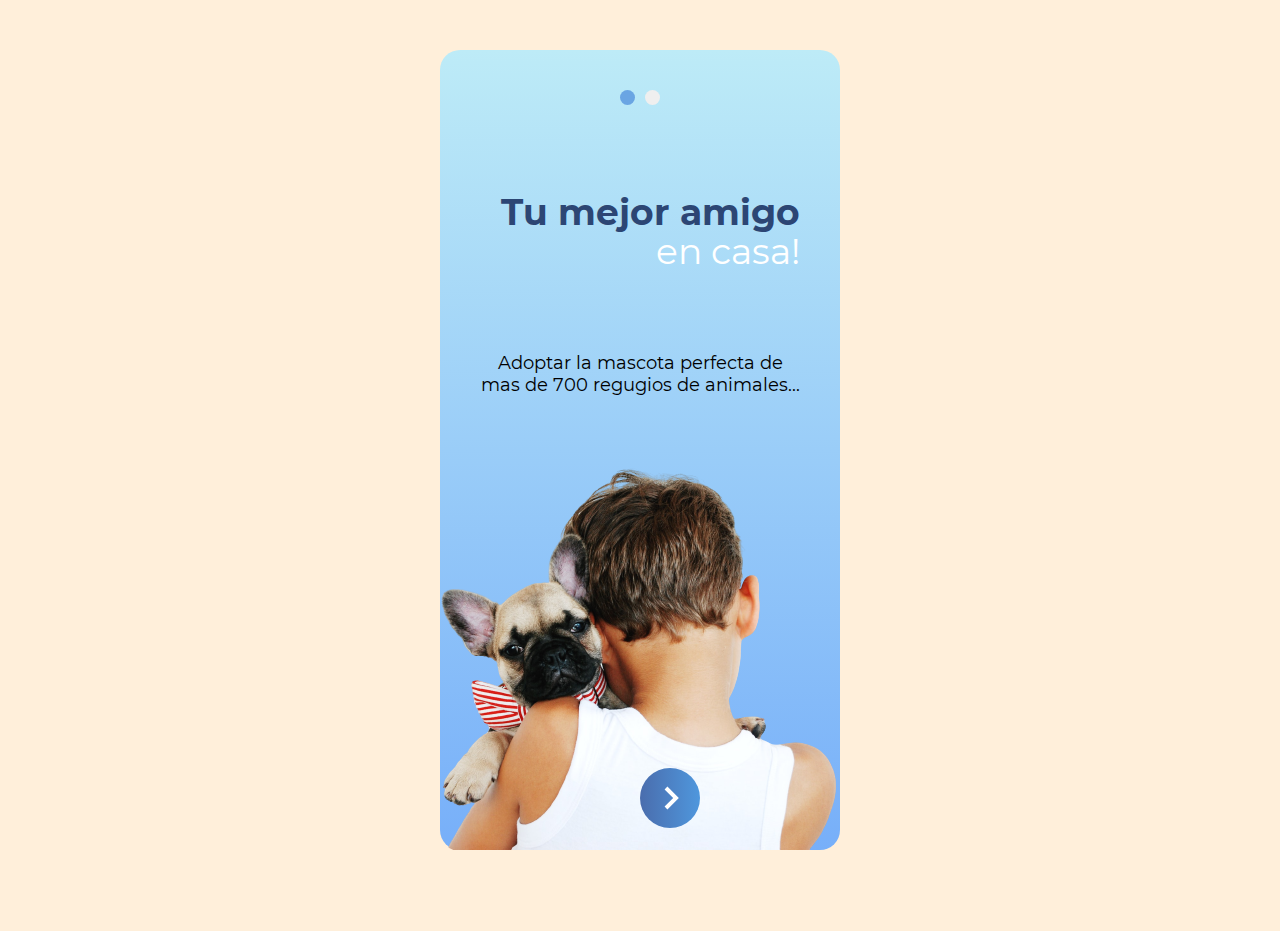
<file: index.html>
<!DOCTYPE html>
<html lang="en">
<head>
    <link rel="stylesheet" href="style.css">
    <link rel="stylesheet" href="assets/style/image.css">
    <meta charset="UTF-8">
    <meta http-equiv="X-UA-Compatible" content="IE=edge">
    <meta name="viewport" content="width=device-width, initial-scale=1.0">
    <title>My Pet</title>
    <style>
        .layout{
            background: linear-gradient(to top, #77Aff9,#BDEBF7);
        }
    </style>
    <script src="js/scripts.js"></script>
</head>
<body>
    <main>
        <section class="container">
            <div class="layout">
                <nav class="align-center">
                    <button class="slider" id="a1" onclick="slideA1()"></button>
                    <button class="slider" id="a2" onclick="slideA2()"></button>
                </nav>
                <p id="big-title1">Tu mejor amigo</p>
                <p id="big-title2">en casa!</p>
                <p id="p1">Adoptar la mascota perfecta de mas de 700 regugios de animales...</p>
                <div class="slide ">
                    <div id="sl-1">
                        
                        <!-- <img src="assets/images/slide1.png" alt="Slide 1" class="slide-up" id="sl-1"> -->
                    </div>
                    <div id="sl-2">
                        
                    </div>
                    
                </div>
                <nav>
                    <a href="pets.html">
                        <button id="go-it"><img src="assets/images/chevron-right.svg" alt="chevron" id="chevron"></button>
                    </a>
                </nav>
            </div>
        </section>
        <!-- <div id="trr"></div> -->
    </main>
</body>
</html>
</file>
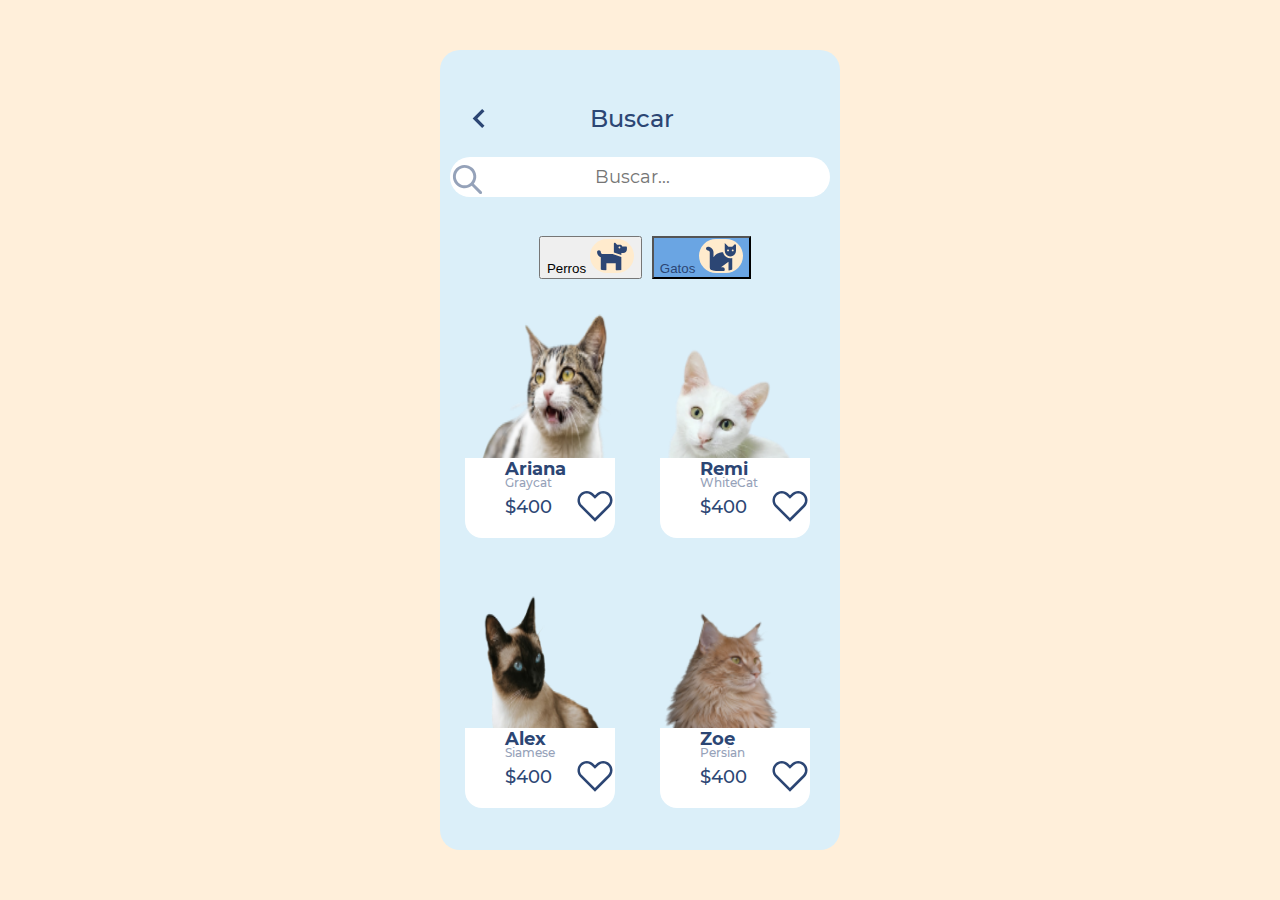
<file: gatos.html>
<!DOCTYPE html>
<html lang="en">
<head>
    <link rel="stylesheet" href="assets/style/image.css">
    <link rel="stylesheet" href="style.css">
    <meta charset="UTF-8">
    <meta http-equiv="X-UA-Compatible" content="IE=edge">
    <meta name="viewport" content="width=device-width, initial-scale=1.0">
    <title>| Pets</title>
    <style>
        .layout{
            background-color: #DBEFF9;
        }
        #cat-bt{
            background-color: #6AA5e3;
            
        }
    </style>
    <!-- <script src="js/scripts.js"></script> -->
</head>
<body>
    <main>
        <section class="container">
            <div class="layout">
                <div class="header">
                    <a href="index.html">
                        <img src="assets/images/chevron-left.svg" id="chevron-left">
                    </a>
                    <p id="title" class="align-center">Buscar</p>
                </div>
                <div class="search">
                    <input type="search" placeholder="Buscar...">
                    <img src="assets/images/search.svg" id="lupa">
                </div>
                <nav class="align-center">
                    <!--? Necesito optimizar para funcionar sin JS, only css -->
                    <a href="perros.html">
                        <button class="nav-pets">Perros
                            <img src="assets/images/fa-solid_dog.svg" id="fat-solid" >
                        </button>
                    </a>
                    <a href="#">
                        <button class="nav-pets" id="cat-bt">Gatos
                            <img src="assets/images/fa-solid_cat.svg" alt="" id="fat-solid">
                        </button>
                    </a>
                </nav>
                <section id="dog">
                    <div class="wrapper">
                        <a href="showcat.html">
                            <div class="contain-pet">
                                <div class="img-pet">
                                    <img src="assets/images/ariana.png" id="ariana">
                                </div>
                                <div class="pet-data">
                                    <p id="name-pet">Ariana</p>
                                    <p id="raza-pet">Graycat</p>
                                    <p id="precio-pet">$400</p>
                                    <p><img src="assets/images/sm-heart.svg" id="liker"></p>
                                </div>
                            </div>
                        </a>
                        <a href="showcat.html">
                            <div class="contain-pet">
                                <div class="img-pet">
                                    <img src="assets/images/remi.png" id="remi">
                                </div>
                                <div class="pet-data">
                                    <p id="name-pet">Remi</p>
                                    <p id="raza-pet">WhiteCat</p>
                                    <p id="precio-pet">$400</p>
                                    <p><img src="assets/images/sm-heart.svg" id="liker"></p>
                                </div>
                            </div>
                        </a> 
                        <a href="showcat.html">
                            <div class="contain-pet">
                                <div class="img-pet">
                                    <img src="assets/images/alex.png" id="alex">
                                </div>
                                <div class="pet-data">
                                    <p id="name-pet">Alex</p>
                                    <p id="raza-pet">Siamese</p>
                                    <p id="precio-pet">$400</p>
                                    <p><img src="assets/images/sm-heart.svg" id="liker"></p>
                                </div>
                            </div>
                        </a>
                        <a href="showcat.html">
                            <div class="contain-pet">
                                <div class="img-pet">
                                    <img src="assets/images/zoe.png" id="zoe">
                                </div>
                                <div class="pet-data">
                                    <p id="name-pet">Zoe</p>
                                    <p id="raza-pet">Persian</p>
                                    <p id="precio-pet">$400</p>
                                    <p><img src="assets/images/sm-heart.svg" id="liker"></p>
                                </div>
                            </div>
                        </a> 
                    </div>
                </section>
            </div> 
        </section>
    </main>
</body>
</html>
</file>
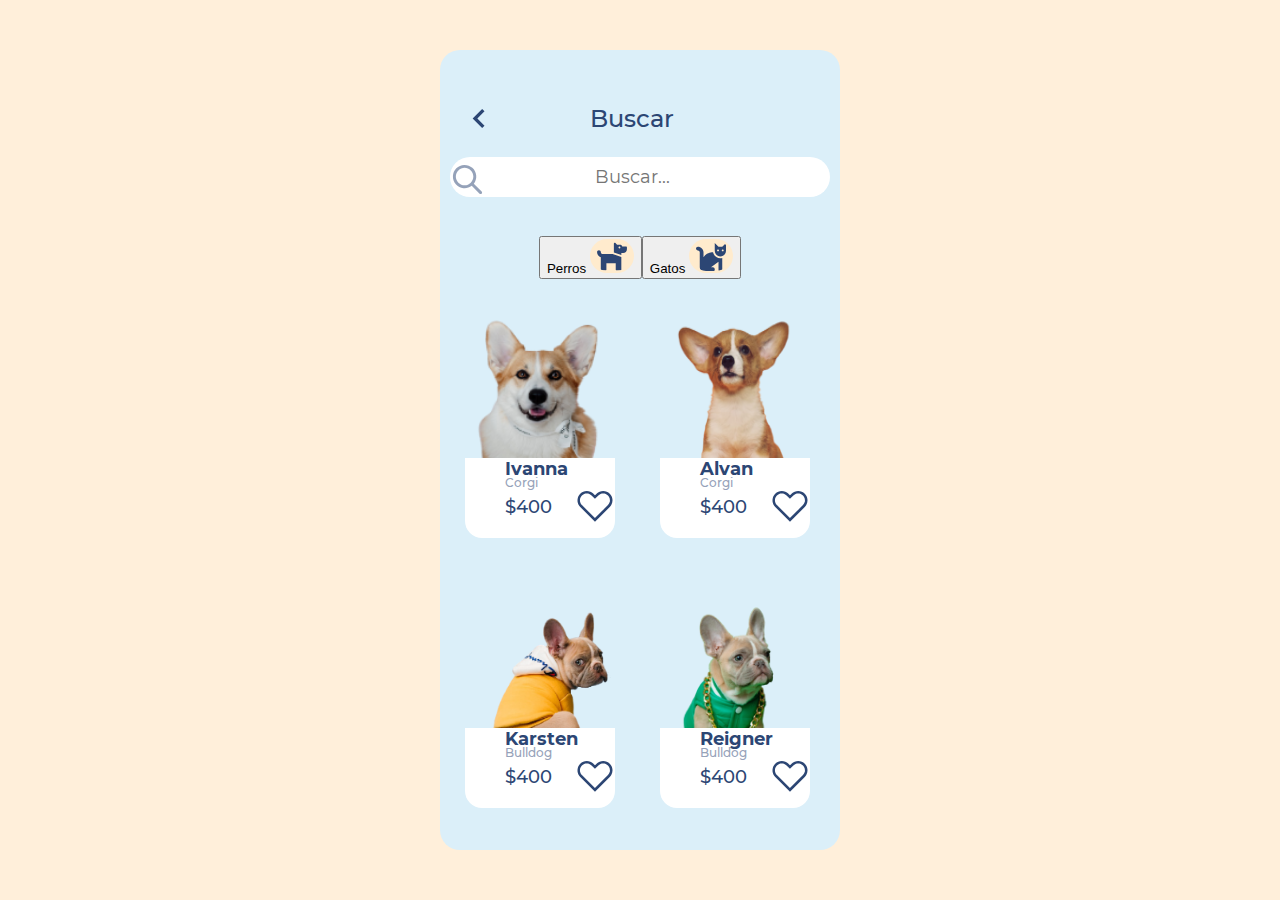
<file: perros.html>
<!DOCTYPE html>
<html lang="en">
<head>
    <link rel="stylesheet" href="assets/style/image.css">
    <link rel="stylesheet" href="style.css">
    <meta charset="UTF-8">
    <meta http-equiv="X-UA-Compatible" content="IE=edge">
    <meta name="viewport" content="width=device-width, initial-scale=1.0">
    <title>| Pets</title>
    <style>
        .layout{
            background-color: #DBEFF9;
        }
    </style>
    <!-- <script src="js/scripts.js"></script> -->
</head>
<body>
    <main>
        <section class="container">
            <div class="layout">
                <div class="header">
                    <a href="index.html">
                        <img src="assets/images/chevron-left.svg" id="chevron-left">
                    </a>
                    <p id="title" class="align-center">Buscar</p>
                </div>
                <div class="search">
                    <input type="search" placeholder="Buscar...">
                    <img src="assets/images/search.svg" id="lupa">
                </div>
                <nav class="align-center">
                    <!--? Necesito optimizar para funcionar sin JS, only css -->
                    <a href="#dog">
                        <button class="nav-pets" id="dog-bt">Perros
                            <img src="assets/images/fa-solid_dog.svg" id="fat-solid" >
                        </button>
                    </a>
                    <a href="gatos.html">
                        <button class="nav-pets">Gatos
                            <img src="assets/images/fa-solid_cat.svg" alt="" id="fat-solid">
                        </button>
                    </a>
                </nav>
                <section id="dog">
                    <div class="wrapper">
                        <a href="showdog.html">
                            <div class="contain-pet">
                                <div class="img-pet">
                                    <img src="assets/images/ivana.png" id="ivana">
                                </div>
                                <div class="pet-data">
                                    <p id="name-pet">Ivanna</p>
                                    <p id="raza-pet">Corgi</p>
                                    <p id="precio-pet">$400</p>
                                    <p><img src="assets/images/sm-heart.svg" id="liker"></p>
                                </div>
                            </div>
                        </a>
                        <a href="showdog.html">
                            <div class="contain-pet">
                                <div class="img-pet">
                                    <img src="assets/images/alvan.png" id="alvan">
                                </div>
                                <div class="pet-data">
                                    <p id="name-pet">Alvan</p>
                                    <p id="raza-pet">Corgi</p>
                                    <p id="precio-pet">$400</p>
                                    <p><img src="assets/images/sm-heart.svg" id="liker"></p>
                                </div>
                            </div>
                        </a>
                        <a href="showdog.html">
                            <div class="contain-pet">
                                <div class="img-pet">
                                    <img src="assets/images/karsten-big.png" id="karsten">
                                </div>
                                <div class="pet-data">
                                    <p id="name-pet">Karsten</p>
                                    <p id="raza-pet">Bulldog</p>
                                    <p id="precio-pet">$400</p>
                                    <p><img src="assets/images/sm-heart.svg" id="liker"></p>
                                </div>
                            </div>
                        </a>
                        <a href="showdog.html">
                            <div class="contain-pet">
                                <div class="img-pet">
                                    <img src="assets/images/reigner.png" id="reigner">
                                </div>
                                <div class="pet-data">
                                    <p id="name-pet">Reigner</p>
                                    <p id="raza-pet">Bulldog</p>
                                    <p id="precio-pet">$400</p>
                                    <p><img src="assets/images/sm-heart.svg" id="liker"></p>
                                </div>
                            </div>
                        </a>
                    </div>
                </section>
            </div> 
        </section>
    </main>
</body>
</html>
</file>
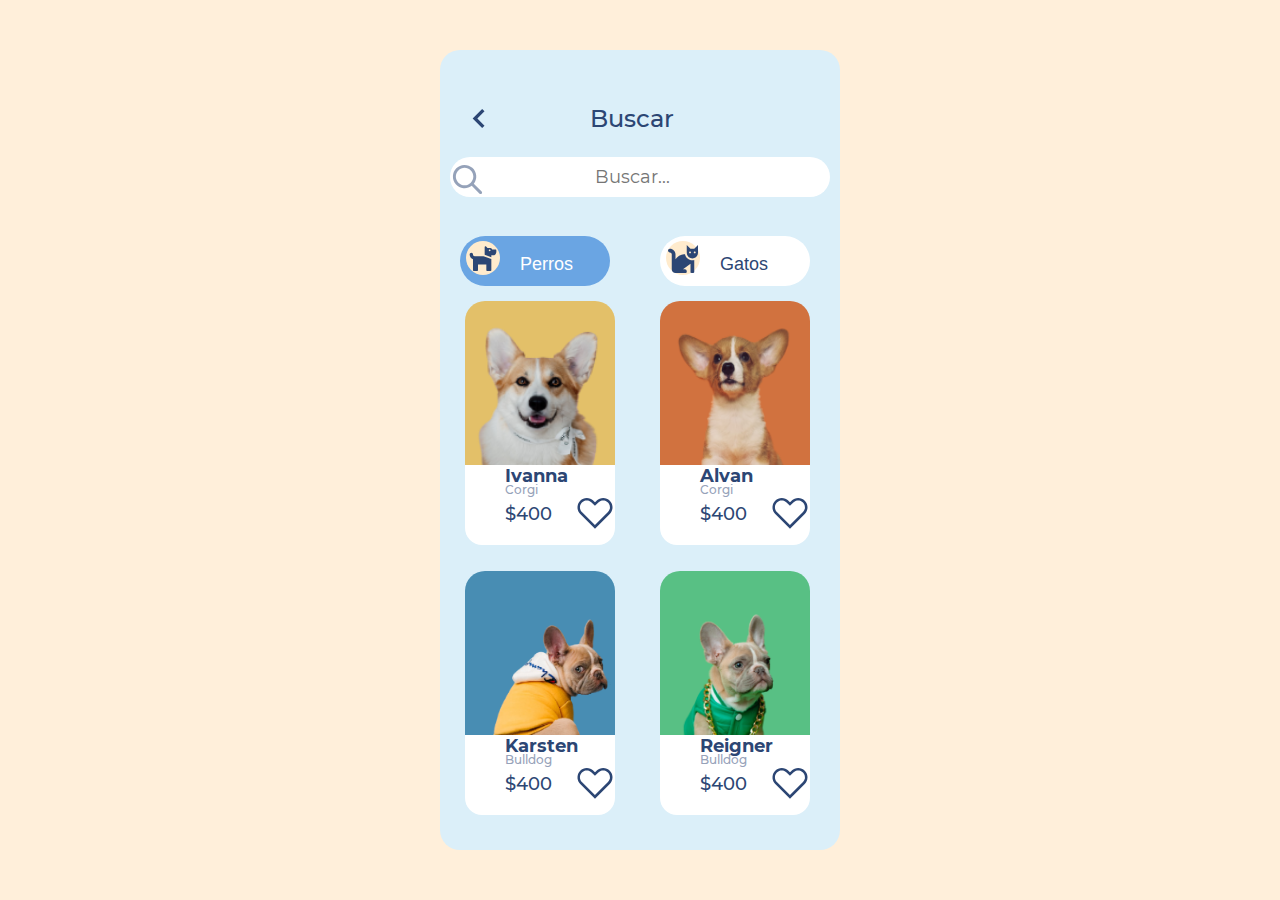
<file: pets.html>
<!DOCTYPE html>
<html lang="en">
<head>
    <link rel="stylesheet" href="assets/style/image.css">
    <link rel="stylesheet" href="style.css">
    <meta charset="UTF-8">
    <meta http-equiv="X-UA-Compatible" content="IE=edge">
    <meta name="viewport" content="width=device-width, initial-scale=1.0">
    <title>| Pets</title>
    <style>
        .layout{
            background-color: #DBEFF9;
        }
    </style>
    <script src="js/scripts.js"></script>
</head>
<body>
    <main>
        <section class="container">
            <div class="layout">
                <div class="header">
                    <a href="index.html">
                        <img src="assets/images/chevron-left.svg" id="chevron-left">
                    </a>
                    
                    <p id="title" class="align-center">Buscar</p>
                </div>
                
                <div class="search">
                    <input type="search" placeholder="Buscar...">
                    <img src="assets/images/search.svg" id="lupa">
                </div>
                <!--? Codigo que necesita optimizacion!!! -->
                <nav class="center-button-dc">
                    <a href="#dog" class="none-line">
                        <button class="nav-bt" onclick="showDog()" id="dog-bt">
                            <div id="fat-solid">
                                <img src="assets/images/fa-solid_dog.svg" alt="" id="svg-pt" >
                            </div>
                            <p id="type-pet">Perros</p>
                        </button>
                    </a>
                    <a href="#cat" class="none-line">
                        <button class="nav-bt" onclick="showCat('#ffffff')" id="cat-bt">
                            <div id="fat-solid">
                                <img src="assets/images/fa-solid_cat.svg" alt="" id="svg-pt" >
                            </div>
                            <p id="type-pet">Gatos</p>
                        </button>
                    </a>
                </nav>
                <!-- !Fin de codigo por optimizar -->
                <section id="dog">
                    <div class="wrapper">
                        <a href="showdog.html">
                            <div class="contain-pet" id="box-yellow">
                                <div class="img-pet">
                                    <img src="assets/images/ivana.png" id="ivana">
                                </div>
                                <div class="pet-data">
                                    <p id="name-pet">Ivanna</p>
                                    <p id="raza-pet">Corgi</p>
                                    <p id="precio-pet">$400</p>
                                    <p><img src="assets/images/sm-heart.svg" id="liker"></p>
                                </div>
                            </div>
                        </a>
                        <a href="showdog.html">
                            <div class="contain-pet" id="box-orange">
                                <div class="img-pet">
                                    <img src="assets/images/alvan.png" id="alvan">
                                </div>
                                <div class="pet-data">
                                    <p id="name-pet">Alvan</p>
                                    <p id="raza-pet">Corgi</p>
                                    <p id="precio-pet">$400</p>
                                    <p><img src="assets/images/sm-heart.svg" id="liker"></p>
                                </div>
                            </div>
                        </a>
                        <a href="showdog.html">
                            <div class="contain-pet" id="box-blue">
                                <div class="img-pet">
                                    <img src="assets/images/karsten-big.png" id="karsten">
                                </div>
                                <div class="pet-data">
                                    <p id="name-pet">Karsten</p>
                                    <p id="raza-pet">Bulldog</p>
                                    <p id="precio-pet">$400</p>
                                    <p><img src="assets/images/sm-heart.svg" id="liker"></p>
                                </div>
                            </div>
                        </a>
                        <a href="showdog.html">
                            <div class="contain-pet" id="box-green">
                                <div class="img-pet">
                                    <img src="assets/images/reigner.png" id="reigner">
                                </div>
                                <div class="pet-data">
                                    <p id="name-pet">Reigner</p>
                                    <p id="raza-pet">Bulldog</p>
                                    <p id="precio-pet">$400</p>
                                    <p><img src="assets/images/sm-heart.svg" id="liker"></p>
                                </div>
                            </div>
                        </a>
                    </div>
                </section>
                <section id="cat">
                    <div class="wrapper">
                        <a href="showcat.html">
                            <div class="contain-pet" id="box-green">
                                <div class="img-pet">
                                    <img src="assets/images/ariana.png" id="ariana">
                                </div>
                                <div class="pet-data">
                                    <p id="name-pet">Ariana</p>
                                    <p id="raza-pet">Graycat</p>
                                    <p id="precio-pet">$400</p>
                                    <p><img src="assets/images/sm-heart.svg" id="liker"></p>
                                </div>
                            </div>
                        </a>
                        <a href="showcat.html">
                            <div class="contain-pet" id="box-blue">
                                <div class="img-pet">
                                    <img src="assets/images/remi.png" id="remi">
                                </div>
                                <div class="pet-data">
                                    <p id="name-pet">Remi</p>
                                    <p id="raza-pet">WhiteCat</p>
                                    <p id="precio-pet">$400</p>
                                    <p><img src="assets/images/sm-heart.svg" id="liker"></p>
                                </div>
                            </div>
                        </a> 
                        <a href="showcat.html">
                            <div class="contain-pet" id="box-orange">
                                <div class="img-pet">
                                    <img src="assets/images/alex.png" id="alex">
                                </div>
                                <div class="pet-data">
                                    <p id="name-pet">Alex</p>
                                    <p id="raza-pet">Siamese</p>
                                    <p id="precio-pet">$400</p>
                                    <p><img src="assets/images/sm-heart.svg" id="liker"></p>
                                </div>
                            </div>
                        </a>
                        <a href="showcat.html">
                            <div class="contain-pet" id="box-yellow">
                                <div class="img-pet">
                                    <img src="assets/images/zoe.png" id="zoe">
                                </div>
                                <div class="pet-data">
                                    <p id="name-pet">Zoe</p>
                                    <p id="raza-pet">Persian</p>
                                    <p id="precio-pet">$400</p>
                                    <p><img src="assets/images/sm-heart.svg" id="liker"></p>
                                </div>
                            </div>
                        </a> 
                    </div>
                </section>
            </div> 
        </section>
    </main>
</body>
</html>
</file>
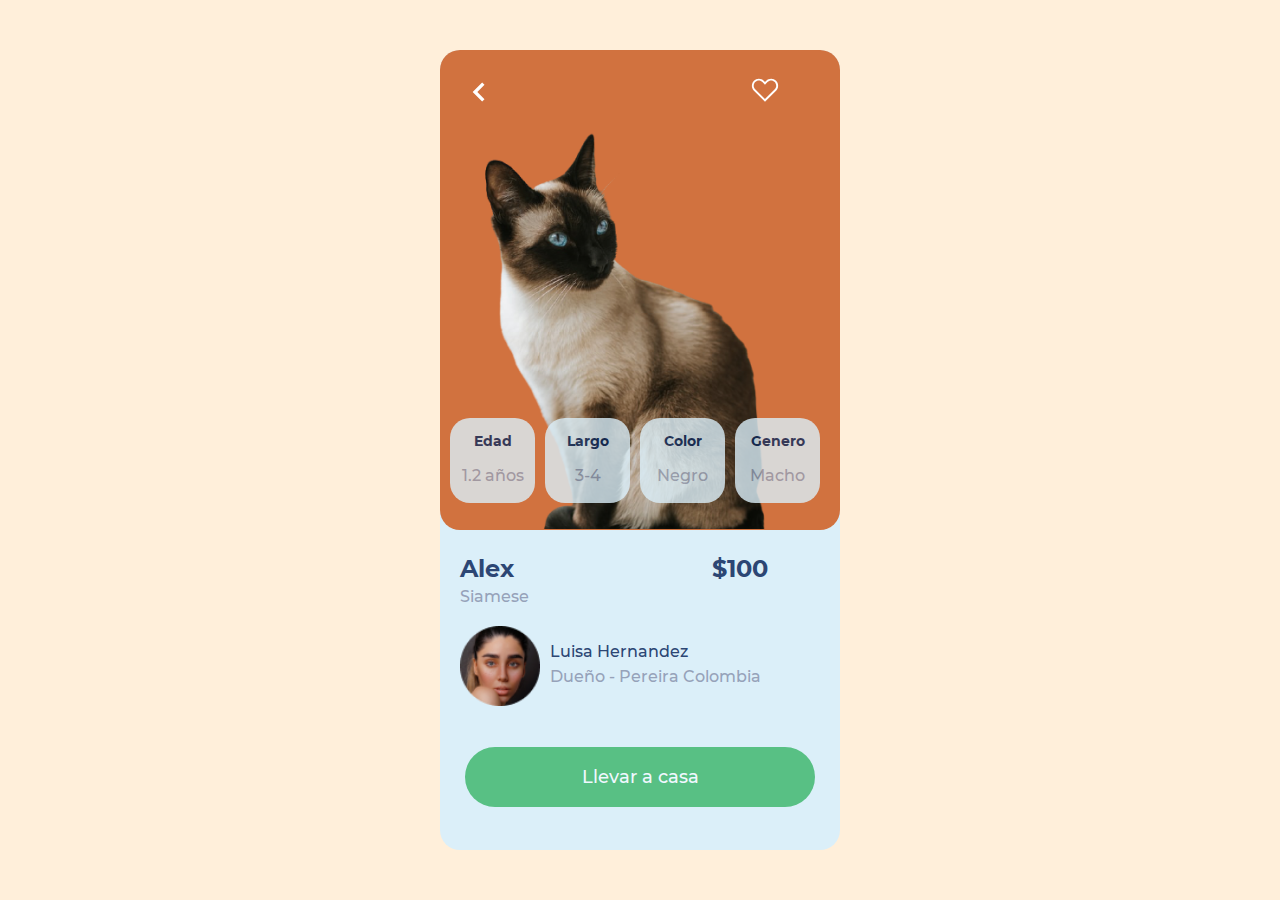
<file: showcat.html>
<!DOCTYPE html>
<html lang="en">
<head>
    <link rel="stylesheet" href="style.css">
    <link rel="stylesheet" href="assets/style/show-pets.css">
    <meta charset="UTF-8">
    <meta http-equiv="X-UA-Compatible" content="IE=edge">
    <meta name="viewport" content="width=device-width, initial-scale=1.0">
    <title>Dog</title>
    <style>
        .layout{
            background: #dbeff9;
        }
    </style>
</head>
<body>
    <section class="container">
        <div class="layout">
            <div id="banner-2">
                <div id="direction-emotion">
                    <a href="pets.html">
                        <img src="assets/images/chevron-left-white.svg" alt="move-back" id="move-back">
                    </a>
                    <img src="assets/images/heart-white.svg" alt="heart-white" id="heart-white">
                </div>
                <div id="wrap-pet">
                    <div class="box-data">
                        <p id="atribute-pet">Edad</p>
                        <p id="value-pet">1.2 años</p>
                    </div>
                    <div class="box-data">
                        <p id="atribute-pet">Largo</p>
                        <p id="value-pet">3-4</p>
                    </div>
                    <div class="box-data">
                        <p id="atribute-pet">Color</p>
                        <p id="value-pet">Negro</p>
                    </div>
                    <div class="box-data">
                        <p id="atribute-pet">Genero</p>
                        <p id="value-pet">Macho</p>
                    </div>
                </div>
            </div>
            <div class="adopt-data">
                <div class="separate-p">
                    <p class="pet-name-adopt" id="nm-adp">Alex</p>
                    <p class="pet-name-adopt" id="pr-adp">$100</p>
                    <!-- <p>Bulldog</p> -->
                </div>
                <div id="raza-adp">Siamese</div>
                <div class="boss">
                    <img src="assets/images/luisa.png" alt="" id="boss-img">
                    <div class="boss-adopt">
                        <p id="people-name-adopt">Luisa Hernandez</p>
                        <p id="people-data-adopt">Dueño - Pereira Colombia</p>
                    </div>
                </div>
            </div>
            <div class="center-element">
                <a href="#">
                    <button id="to-home">Llevar a casa</button>
                </a>
            </div>
            
        </div>
            
    </section>
</body>
</html>
</file>
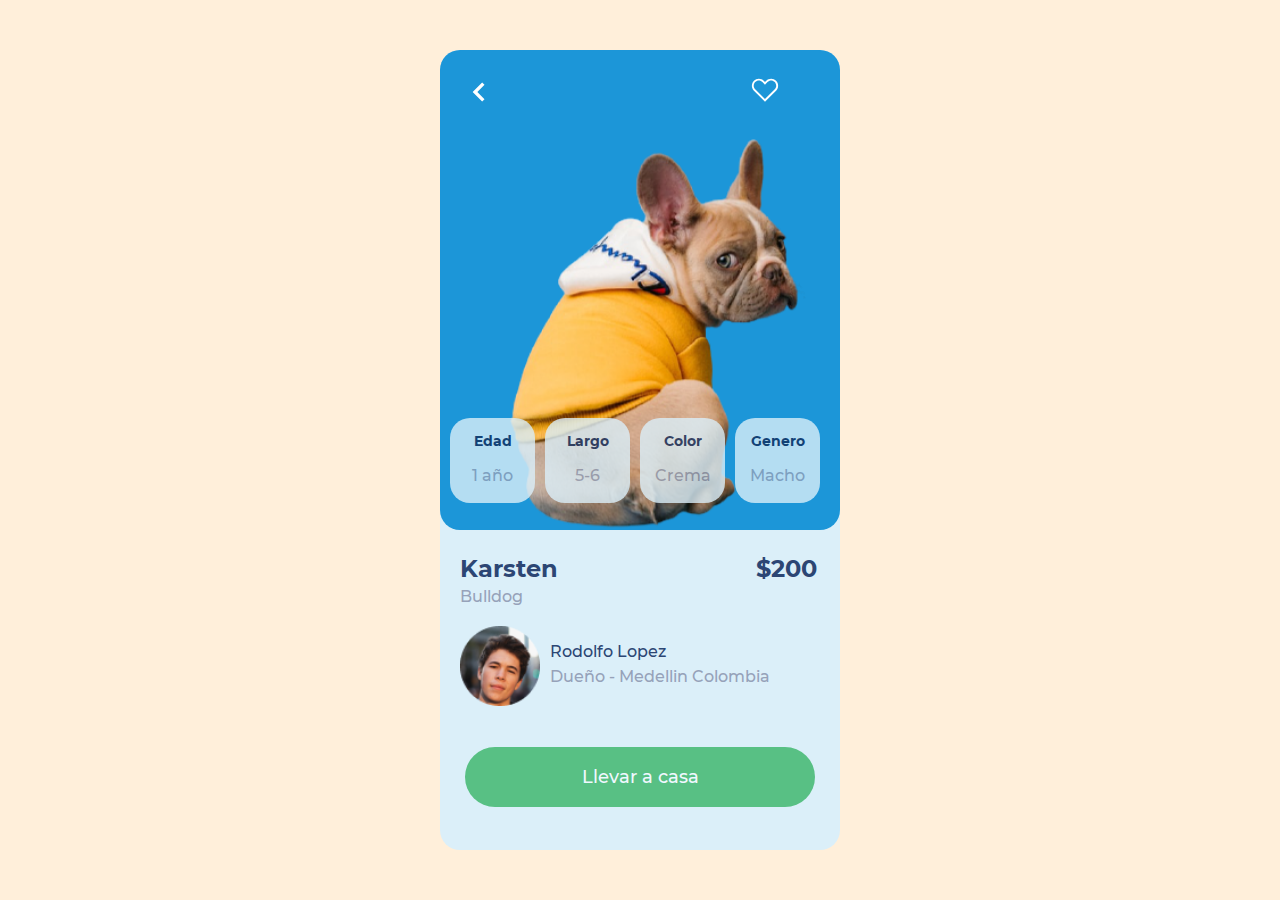
<file: showdog.html>
<!DOCTYPE html>
<html lang="en">
<head>
    <link rel="stylesheet" href="style.css">
    <link rel="stylesheet" href="assets/style/show-pets.css">
    <meta charset="UTF-8">
    <meta http-equiv="X-UA-Compatible" content="IE=edge">
    <meta name="viewport" content="width=device-width, initial-scale=1.0">
    <title>Dog</title>
    <style>
        .layout{
            background: #dbeff9;
        }
    </style>
</head>
<body>
    <section class="container">
        <div class="layout">
            <div id="banner">
                <div id="direction-emotion">
                    <a href="pets.html">
                        <img src="assets/images/chevron-left-white.svg" alt="move-back" id="move-back">
                    </a>
                    <img src="assets/images/heart-white.svg" alt="heart-white" id="heart-white">
                </div>
                <div id="wrap-pet">
                    <div class="box-data">
                        <p id="atribute-pet">Edad</p>
                        <p id="value-pet">1 año</p>
                    </div>
                    <div class="box-data">
                        <p id="atribute-pet">Largo</p>
                        <p id="value-pet">5-6</p>
                    </div>
                    <div class="box-data">
                        <p id="atribute-pet">Color</p>
                        <p id="value-pet">Crema</p>
                    </div>
                    <div class="box-data">
                        <p id="atribute-pet">Genero</p>
                        <p id="value-pet">Macho</p>
                    </div>
                </div>
            </div>
            <div class="adopt-data">
                <div class="separate-p">
                    <p class="pet-name-adopt" id="nm-adp">Karsten</p>
                    <p class="pet-name-adopt" id="pr-adp">$200</p>
                    <!-- <p>Bulldog</p> -->
                </div>
                <div id="raza-adp">Bulldog</div>
                <div class="boss">
                    <img src="assets/images/rodolfo.png" alt="" id="boss-img">
                    <div class="boss-adopt">
                        <p id="people-name-adopt">Rodolfo Lopez</p>
                        <p id="people-data-adopt">Dueño - Medellin Colombia</p>
                    </div>
                </div>
            </div>
            <div class="center-element">
                <a href="#">
                    <button id="to-home">Llevar a casa</button>
                </a>
            </div>
            
        </div>
            
    </section>
</body>
</html>
</file>
<file: style.css>
body{
    background-color: rgb(255, 239, 218);
    overflow: hidden;
}
@font-face {
    font-family: 'Montserrat-Regular';
    src: url(assets/fonts/Montserrat-Regular.ttf);
    font-style: normal;
}
@font-face {
    font-family: 'Montserrat-Bold';
    src: url(assets/fonts/Montserrat-Bold.ttf);
    font-style: normal;
}
@font-face {
    font-family: 'Montserrat-Medium';
    src: url(assets/fonts/Montserrat-Medium.ttf);
    font-style:normal;
}
a{
    text-decoration: none;
    color:#2C4674;
}
section.container{
    margin-top: 50px;
    display: flex;
    justify-content: center;
    align-items: center;
}

.align-center{
    display: flex;
    justify-content: center;
    align-items: center;
}
.align-right{
    display: flex;
    justify-content: right;
    align-items: right;
}
/* .align-left{
    
} */
div.layout{
    border-radius: 20px;
    height: 800px;
    width: 400px;
    /* padding: 10px; */
}
.slider{
    /* background-color: #4e93de; */
    border-radius: 15px;
    width: 15px;
    height: 15px;
    border: none;
    margin: 5px;
    margin-top: 40px;
    cursor:pointer;
}
#a1{
    background-color: #6AA5e3;
}
/* button.slider:active{
    background-color: #ffffff
    
}  */

p{
    padding-left: 40PX;
    padding-right: 40PX;
}

p#big-title1{
    color: #2c4674;
    font-size: 36px;
    margin-top: 100px;
    text-align: right;
    font-family: 'Montserrat-Bold';
    line-height: 5px;
}
p#big-title2{
    font-size: 36px;
    font-family: 'Montserrat-Regular';
    text-align: right;
    /* padding-right: 50px; */
    line-height: 1px;
    color: #ffffff;
}

p#p1{
    text-align: center;
    margin-top: 100px;
    font-family: 'Montserrat-Regular';
    font-size: 18px;
}
img{
    height: 100%;
    width: 100%;
}
div.slide{
    /* border-radius: 20px; */
    /* background-color: #ffffff; */
    margin-top: 40px;
    width: 100%;
    height: 54%;
    /* z-index: -9 ; */

}
img.slide-up{
    /* border-radius: 20px; */
    width: max-content;
    height: max-content;
}

/* #sl-1{
    transform: translateY(5px);
    position: relative;
}
#sl-2{
    display: none;
} */

button#go-it{
    border-radius: 60px;
    background: linear-gradient(90deg, #4a6DAD, #4F97DD);
    height: 60px;
    width: 60px;
    border: none;
    /* position:relative; */
    position:relative;
    left: 200px;
    top: -100PX;
    /* transform: translateY(-20px); */
    
    /* transition: 1s; */
}
button#go-it:hover{
    transition: 0.4s;
    transform: scale(1.1)rotate(90deg);
}
div.header{
    margin-top: 30px;
    display: flex
}

p#title{
    color: #2c4674;
    font-family: 'Montserrat-Medium';
    font-size: 24px;
    text-align: center;
    font-weight: 100;
}
img#chevron-left{
    width: 40px;
    margin-left: 20px;
    margin-right: 50px;

}
#chevron-left:hover{
    transition: 0.5s;
    transform: translateX(-10px);
}
/* ! Codigo necesita optimizacion */
div.search{
    width: 30px;
    padding-left: 10px;
}
input[type='search']{
    border-radius: 20px;
    border: none;
    height: 40px;
    width: 380px;
    text-align: center;
    font-family: 'Montserrat-Regular';
    font-size: 18px;
}
#lupa{
    transform: translateY(-35px);
    width: 35px;
}
/* !Fin de codigo por optimizar */
/*? Codigo que necesita ser actualizado */

nav.center-button-dc{
    display: flex;
    justify-content: center;
    padding-left: 20px;
    transform: translateX(-20px);
}
a.none-line{
    text-decoration: none;
}
button.nav-bt{
    padding-top: 5px;
    display: flex;
    border-radius: 30px;
    border: none;
    background: #6AA5E3;
    margin: 0 20px;
    width: 150px;
    height: 50px;
    color: #ffffff;
    font-size: 18px;
}
.nav-bt:hover{
    transform: scale(1.1);
}
#fat-solid{
    padding: 2px;
    height: 30px;
    width: 40px;
    border-radius: 35px;
    /* padding: ; */
    background-color: blanchedalmond;
}
#svg-pt{
    transform: translateY(0px);
    width: 30px;
}
#type-pet{
    transform: translate(-20px, -5px);
    /* background-color: #ffffff; */
}
#cat-bt{
    transform: translateX(10px);
    color: #2C4674;
    background-color: #ffffff;
}
#cat-bt:hover{
    transform: scaleY(1.1);
}
.pet{
    align-self: center;
    height: 80%;
    border-radius: 20px;
    background-color: beige;
    margin: 10px;
    padding: 10px;
}
/*! Fin de actualizacion de codigo */

section#dog{
    padding: 0px;
    border-radius: 20px;
    /* background: #ffffff; */
    width: auto;
    height: 62%;
}
section#cat{
    display: none;
    padding: 0px;
    border-radius: 20px;
    /* background: #844040; */
    width: auto;
    height: 62%;
}

.wrapper{
    display: grid;
    grid-template-columns: repeat(2,1fr); 
    padding-left: 10px;
}
.contain-pet{
    /* text-align: center; */
    border-radius: 20px;
    margin: 15px;
    /* margin-top: 20px; */
    /* background-color: #844040; */
    width: 150px;
    height:240px;
    
}
.img-pet{
    width: 150px;
    height: 90%;
    /* height: ; */
    /* display: flex; */
    /* align-items: center; */
    /* justify-content: center; */
    transform: translateY(10px);
    /* transition: 1s; */
}
.img-pet:hover{
    transition: 0.7s;
    /* transition-delay: 5s; */
    transform: translateY(-5px);
    transition: 1s;
}


.pet-data{
    /* padding-right: 70px; */
    border-radius: 0px 0px 17px 17px;
    transform: translateY(-70px);
    background-color: #ffffff;
    height: 80px;
    width: auto;
}
#name-pet{
    font-family: 'Montserrat-Bold';
    font-size: 18px;
    /* line-height: ; */
}
#raza-pet{
    font-family:'Montserrat-Medium' ;
    font-size: 12px;
    color: #96a2b9;
    line-height: 0px;
    transform: translateY(-15px);
}
#precio-pet{
    text-align: left;
    font-family: 'Montserrat-Medium';
    font-size: 18px;
    transform: translateY(-20px);
}
#liker{
    text-align: right;
    width: 40px;
    position:relative;
    transform: translate(70px,-70px)
    /* transform: translateY(-80px); */
}
</file>
<file: assets/style/image.css>
/* Imagen del index */
#trr{
    margin: auto;
    background-color: rgb(22, 20, 19);
    width: 400px;
    height: 10px;
    
}

#sl-1{
    transform: translateY(5px)  ;
    border-radius: 20px;
    /* background-color: #58c084; */
    width: 100%;
    height: 95%;
    background-image: url(../images/slide1.png);
    background-repeat: no-repeat;
    background-size:contain ;
    /* transform: translateY(-70px); */
    animation: slide-up 1.5s;  
    animation-fill-mode: forwards
}
#sl-2{
    transform: translateY(-103px);
    /* visibility: hidden; */
    display: none;
    border-radius: 20px;
    /* background-color: #58c084; */
    width: 100%;
    height: 120%;
    background-image: url(../images/slide2.png);
    background-size:70%;
    background-repeat: no-repeat;
    background-size:cover ;
    background-position: 0 170px;
    animation: slide-up 1.3s;  
    animation-fill-mode: forwards
    

}
@keyframes slide-up {
    from{
        background-position: 0 180px;
        opacity: 30%;
    }
    to{
        background-position: 0 0px;
    }
}

/** Damos color a las cajas contenedoras de las mascotas */
#box-yellow{
    background-color: #e3c069;
}
#box-orange{
    background-color: #D1723F;
}
#box-blue{
    background-color: #488db3;
}
#box-green{
    background-color: #58c084;
}
#ivana{
    transform: translateY(-30px);
}
#alvan{
    width: 100%;
    height: 80%;
    transform: translateY(1px);
}
#karsten{
    width: 110%;
}
#reigner{
    transform: translateY(-45px);
}
/* Estilos de las imagenes de los gatos */
#ariana{
    width: 120%;
    height: 80%;
    transform: translate(-5px)
}
#remi{
    width: 100%;
    height:70%;
    transform: translateY(20px);
}
#alex{
    transform: translateY(-30px);
}
#zoe{
    transform: translateY(-20px);
}
</file>
<file: assets/style/show-pets.css>
/* fALTA IMPORTA LAS FUENTES */
div#banner{
    border-radius: 20px;
    background-color: #1c96d8;
    background-image: url(../images/karsten-big.png);
    background-position: 0% 10%;
    width: 400px;
    height: 60%;
}
div#banner-2{
    border-radius: 20px;
    background-color:#d1723f;
    background-image: url(../images/alex-big.png);
    background-repeat: no-repeat;
    background-position: 0% 50px;
    width: 400px;
    height: 60%;
}
#direction-emotion{
    display: flex;
    padding-top: 5%;
    padding-left: 20px;
}
#move-back{
    width: 40px;
}
#move-back:hover{
    transition: 0.9s;
    transform: translateX(-15px);
}
#heart-white{
    width: 30px;
    transform: translate(250px, 5px);
}

#wrap-pet{
    margin: auto;
    transform: translateY(280%);
    padding: 10px;
    display: grid;
    grid-template-columns: repeat(4,1fr)
}
.box-data{
    text-align: center;
    border-radius: 20px;
    width: 85px;
    background-color:#DBEFF9;
    height: 85px;
    
    opacity: 0.8;
}
#atribute-pet{
    font-family: 'Montserrat-Bold';
    font-size: 14px;
    color: #102c5d;
    padding: 0px;
    z-index: 1;
}
#value-pet{
    font-family: 'Montserrat-Medium';
    font-size: 16px;
    padding: 0px;
    color: #96a2b9;

    /* background-color: #2C4674; */
}
.adopt-data{
    padding: 0px 20px 0px 20px;
}
.pet-name-adopt{
    padding: 0px;
    padding-top: 0PX;
    font-family: 'Montserrat-Bold';
    color: #2C4674;
    font-size: 24PX;
}
.separate-p{
    display: flex;
    /* background-color: aliceblue; */
}
#pr-adp{
    margin-left: 55%;
    justify-content: right;
}
#raza-adp{
    transform: translateY(-20px);
    /* background-color: #2C4674; */
    font-family: 'Montserrat-Medium';
    color: #96a2b9;

}
#boss-img{
    /* float: left; */
    width: 80px;
    height: 80px;
}
.boss{
    display: flex;
    /* padding: 0px; */
}
.boss-adopt{
    display: block;

}
#people-name-adopt{
    padding-left: 10px;
    font-family: 'Montserrat-Medium';
    font-size: 16px;
    color: #2C4674;
}
#people-data-adopt{
    padding-left: 10px;
    font-family: 'Montserrat-Medium';
    font-size: 16px;
    color: #96a2b9;
    transform: translateY(-10px);
}
.center-element{
    display: flex;
    justify-content: center;
}
#to-home{
    /* align-items: center; */
    margin-top: 10%;
    border-radius: 30px;
    border: none;
    height: 60px;
    font-family:'Montserrat-Medium';
    font-size: 18px;
    color: aliceblue;
    background-color: #58c084;
    width: 350px;
}
#to-home:hover{
    transform: scale(1.05);
    background-color: #318c57;

}
</file>
